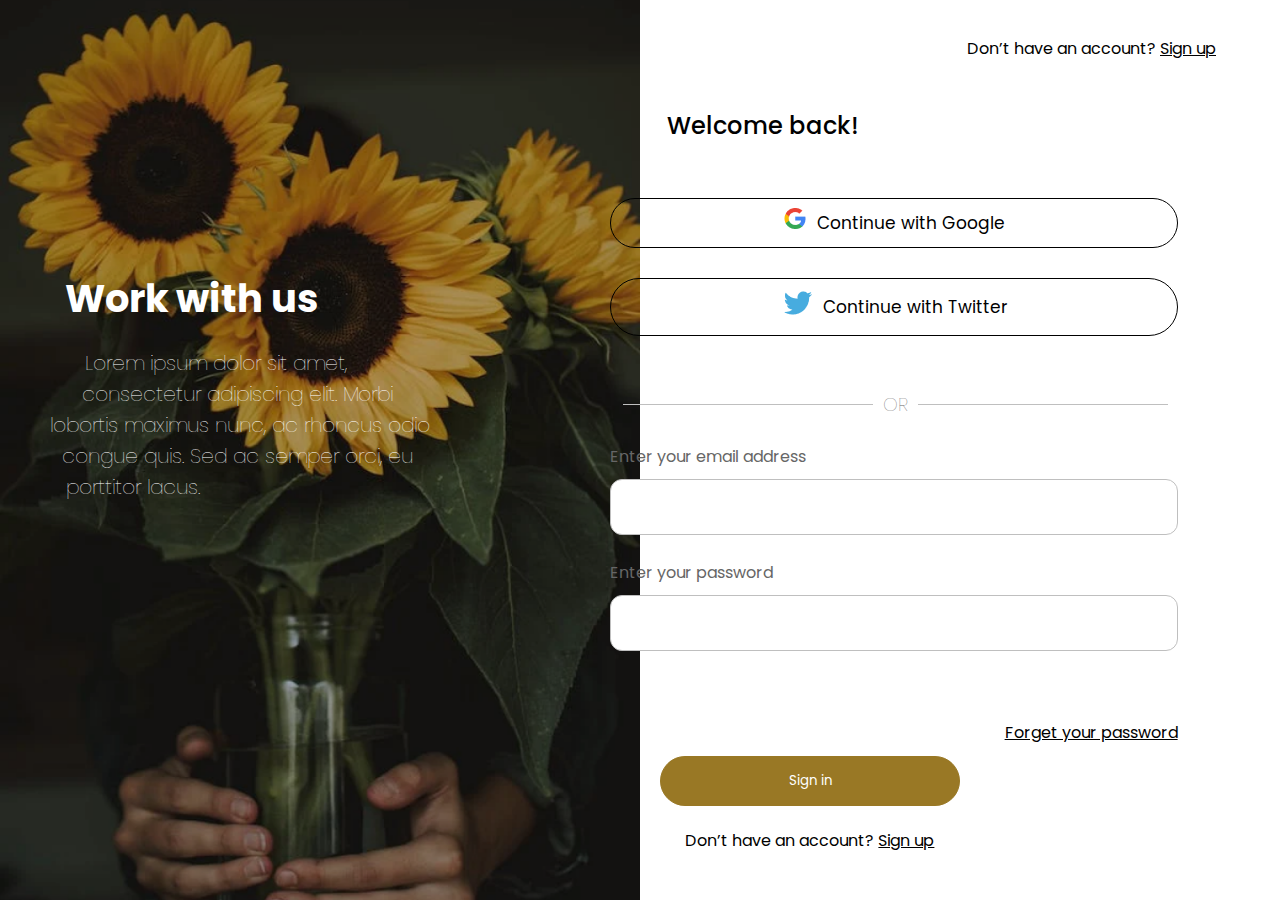
<file: index.html>
<!DOCTYPE html>
<html lang="en">

<head>
    <meta charset="UTF-8">
    <meta name="viewport" content="width=device-width, initial-scale=1.0">
    <link rel="stylesheet" href="./style.css">
    <title>Registration page</title>
</head>

<body>
    <section>
        <div class="image-side">
            <img src="./assets/photo.png" alt="">
            <div class="text-overlay">
                <h2>Work with us</h2>
                <br>
                <pre>
        Lorem ipsum dolor sit amet,
                consectetur adipiscing elit. Morbi 
                lobortis maximus nunc, ac rhoncus odio
                congue quis. Sed ac semper orci, eu 
                <span class="word">porttitor lacus.</span>
                </pre>
            </div>
        </div>
        <div class="inputs-side">
           <span class="signup">Don’t have an account? <a href="">Sign up </a> </span>
            <h2 class="welcome">Welcome back!</h2>
            <div class="social-media">
                <a href="#">
                    <i><img src="./assets/google_logo.png" alt=""></i>
                    <span style="margin-left: 10px;">Continue with Google</span>
                </a>
                <a href="#">
                    <i><img src="./assets/twitter_logo.png" alt=""></i>
                    <span style="margin-left: 10px;">Continue with Twitter</span>
                </a>
            </div>
           <h3 class="or">OR</h3>
           <form id="registrationForm">
            <div class="data">
                <label for="email">Enter your email address</label>
                <input type="email" id="email" name="email">
                <div id="emailError" class="error-message"></div>
                <br>
                <label for="password">Enter your password</label>
                <input type="password" id="password" name="password">
                <div id="passwordError" class="error-message"></div>
            </div>
            <span class="forget-your-pass"><a href="#">Forget your password</a></span>
            <button type="submit" class="signin">Sign in</button>
        </form>
        <div id="validationMessage" class="success-message"></div>
           <span class="signup1">Don’t have an account? <a href="" class="last">Sign up </a> </span>
        </div>
    </section>
    <script src="./index.js"></script>
</body>

</html>
</file>
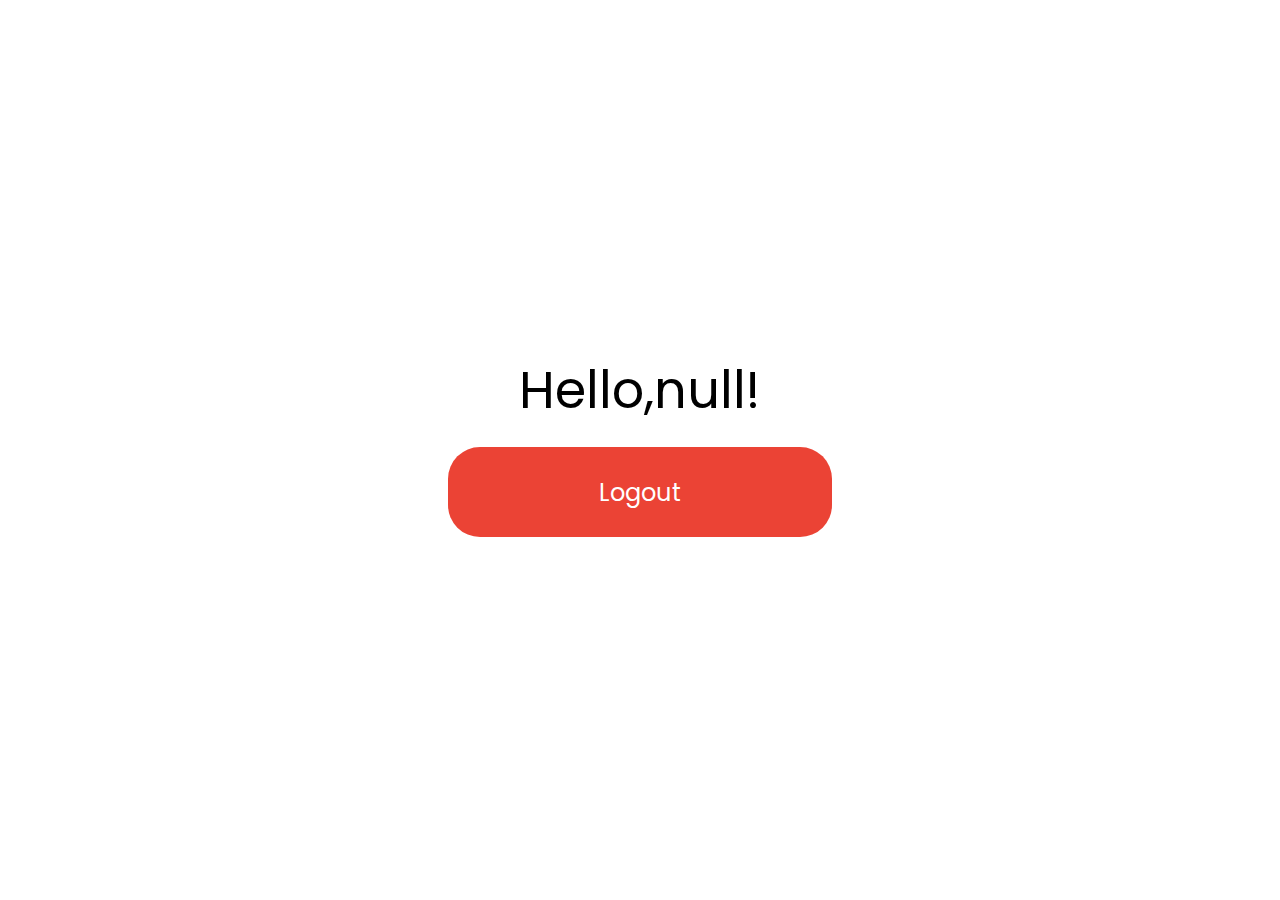
<file: profile.html>
<!DOCTYPE html>
<html lang="en">
<head>
    <meta charset="UTF-8">
    <meta name="viewport" content="width=device-width, initial-scale=1.0">
    <link rel="stylesheet" href="./profile.css">
    <title>Profile page</title>
</head>
<body>
    <div>
    <span id="email-message"></span>
    <button id="logout">Logout</button>
    <script src="./profile.js"></script>
</div>
</body>
</html>
</file>
<file: style.css>
@import url('https://fonts.googleapis.com/css2?family=Bebas+Neue&family=Bitter:wght@100&family=Cairo&family=Dancing+Script&family=Exo+2&family=Fraunces:opsz,wght@9..144,700&family=Glory:wght@200&family=Montserrat:ital,wght@0,200;0,400;0,700;1,100&family=PT+Serif:ital,wght@0,400;0,700;1,700&family=Poppins:wght@300;400&family=Roboto+Mono:wght@100;300&family=Rubik&family=Ruwudu&family=Victor+Mono:wght@100;500&display=swap');

* {
    margin: 0;
    padding: 0;
    box-sizing: border-box;
    font-family: 'Poppins', sans-serif;
}


@media screen and (max-width: 768px) {
    section {
        display: flex;
        flex-direction: column;
        align-items: center;
        justify-content: center;
        text-align: center;
        padding: 20px;
    }

    section .image-side {
        position: relative;
        width: 100%;
        max-width: 100%;
        height: auto;
        overflow: hidden;
        object-fit: cover;
    }

    section .image-side img {
        width: 100%;
        height: auto;
        object-fit: cover;

    }

    .text-overlay {
        position: absolute;
        top: 15%;
        left: 0;
        text-align: center;
        color: white;
    }

    .text-overlay h2 {
        font-size: 2rem;
        font-weight: bold;
        line-height: 1.2;
    }

    .text-overlay pre {
        font-size: 1rem;
        font-weight: lighter;
        white-space: normal;
    }

    /* .word {
        margin-left: 10px;
    } */
    .welcome{
        padding: 10px;
    }
    section .image-side img {
        width: 100%;
        height: auto;
        object-fit: cover;
    }

    .signup, .signup1 {
        font-size: 0.8rem;
        margin-top: 20px;
    }

    .social-media {
        display: flex;
        flex-direction: column;
        gap: 15px;
    }

    .social-media a {
        font-size: 0.9rem;
        border: 1px solid grey;
        padding: 10px;
        border-radius: 20px;
        width: auto;
        text-decoration: none;
        color: black;
    }

    .or {
        font-size: 1rem;
        margin: 20px 0;
        display: flex;
        align-items: center;
        color: #666666;
    }

    .or::before,
    .or::after {
        content: "";
        flex: 1;
        height: 1px;
        background-color: rgb(191, 191, 191);
        margin: 0 10px;
    }

    .data {
        margin-top: 20px;
    }

    .data input {
        width: 100%;
        max-width: 400px;
        height: 40px;
        border-radius: 12px;
        border: 1px solid rgb(191, 191, 191);
        margin-bottom: 10px;
    }

    .data label {
        color: #666666;
    }

    .forget-your-pass {
        font-size: 0.8rem;
        margin-top: 10px;
    }

    .signin {
        width: 100%;
        max-width: 300px;
        height: 50px;
        border-radius: 32px;
        border: 1px solid #997825;
        background-color: #997825;
        text-align: center;
        color: white;
        margin-top: 20px;
    }

    .signin a {
        color: white;
        text-decoration: none;
        font-size: 1rem;
    }

    .last {
        font-size: 0.8rem;
    }
}

@media screen and (min-width: 769px) {
    section {
        display: flex;
        width: 100%;
        height: 100vh;
        position: relative;
    }

    section .image-side {
        position: relative;
        width: 50%;
        height: 100%;
    }

    section .image-side img {
        position: absolute;
        top: 0;
        left: 0;
        width: 100%;
        height: 100%;
    }

    .text-overlay {
        position: absolute;
        top: 45%;
        left: 30%;
        transform: translate(-50%, -50%);
        text-align: center;
        color: white;
        width: 80%;
        max-width: 500px;
    }

    .text-overlay h2 {
        font-size: 3vw;
        font-weight: bold;
        line-height: 1.2;
    }

    .text-overlay pre {
        font-size: 1.6vw;
        font-weight: lighter;
    }

    .word {
        margin-left: -43%;
    }

    .signup {
        position: absolute;
        top: 4%;
        right: 5%;
    }

    .signup a,
    .social-media a,
    .forget-your-pass a {
        color: #000;
    }

    .welcome {
        position: absolute;
        top: 12%;
        right: 33%;
        font-weight: 500;
    }

    .social-media {
        position: absolute;
        top: 22%;
        right: 8%;
        display: flex;
        flex-direction: column;
        gap: 30px;
    }

    .social-media a {
        display: flex;
        justify-content: center;
        align-items: center;
        text-decoration: none;
        font-family: Avenir;
        font-size: 17px;
        font-weight: 400;
        line-height: 30px;
        letter-spacing: 0em;
        text-align: left;
        border: 1px solid black;
        border-radius: 40px;
        padding: 7px;
        width: 568px;
    }

    .or {
        position: absolute;
        top: calc(40% + 30px);
        right: 8%;
        display: grid;
        grid-template-columns: 1fr auto 1fr;
        align-items: center;
        color: #666666;
        font-weight: lighter;
    }

    .or::before,
    .or::after {
        content: "";
        width: 250px;
        height: 1px;
        background-color: rgb(191, 191, 191);
        display: block;
        margin: 0 10px;
    }

    .data {
        position: absolute;
        display: flex;
        flex-direction: column;
        top: calc(46% + 30px);
        right: 8%;
    }

    .data input {
        width: 568px;
        height: 56px;
        border-radius: 12px;
        border: 1px solid rgb(191, 191, 191);
    }

    .data label {
        color: #666666;
        padding-bottom: 10px;
    }

    .forget-your-pass {
        position: absolute;
        top: 80%;
        right: 8%;
    }

    .signin {
        width: 300px;
        height: 50px;
        border-radius: 32px;
        border: 1px solid #997825;
        background-color: #997825;
        text-align: center;
        justify-content: center;
        align-items: center;
        display: flex;
        flex-direction: column;
        position: absolute;
        top: 84%;
        right: 25%;
        color: white;
    }

    .signin a {
        color: white;
        text-decoration: none;
        font-family: Poppins;
        font-size: 20px;
        font-weight: 400;
        letter-spacing: 0em;
        text-align: center;
    }

    .signup1 {
        position: absolute;
        top: 92%;
        right: 27%;
    }

    .signup1 a {
        color: #000;
        text-decoration: underline;
        font-size: 16px;
    }
}
</file>
<file: profile.css>
@import url('https://fonts.googleapis.com/css2?family=Bebas+Neue&family=Bitter:wght@100&family=Cairo&family=Dancing+Script&family=Exo+2&family=Fraunces:opsz,wght@9..144,700&family=Glory:wght@200&family=Montserrat:ital,wght@0,200;0,400;0,700;1,100&family=PT+Serif:ital,wght@0,400;0,700;1,700&family=Poppins:wght@300;400&family=Roboto+Mono:wght@100;300&family=Rubik&family=Ruwudu&family=Victor+Mono:wght@100;500&display=swap');

* {
    margin: 0;
    padding: 0;
    box-sizing: border-box;
    font-family: 'Poppins', sans-serif;
}

div {
    display: flex;
    justify-content: center;
    align-items: center;
    height: 100vh;
    flex-direction: column;
}

span {
    margin-bottom: 30px;
    font-size: 4vw;
    font-weight: 400;
    line-height: 6vh;
    letter-spacing: 0em;
    text-align: left;
}

#logout {
    color: white;
    background-color: #EB4335;
    width: 30%;
    height: 10vh;
    padding: 2vh 0;
    border-radius: 2.5vw;
    border: none;
    font-size: 24px;

}

@media screen and (max-width: 767px) {
    #logout {
        font-size: 10px;
        width: 70%;
        height: 5vh;
        padding: 2vh 0;
        border-radius: 2.5vw;

    }
}
</file>
